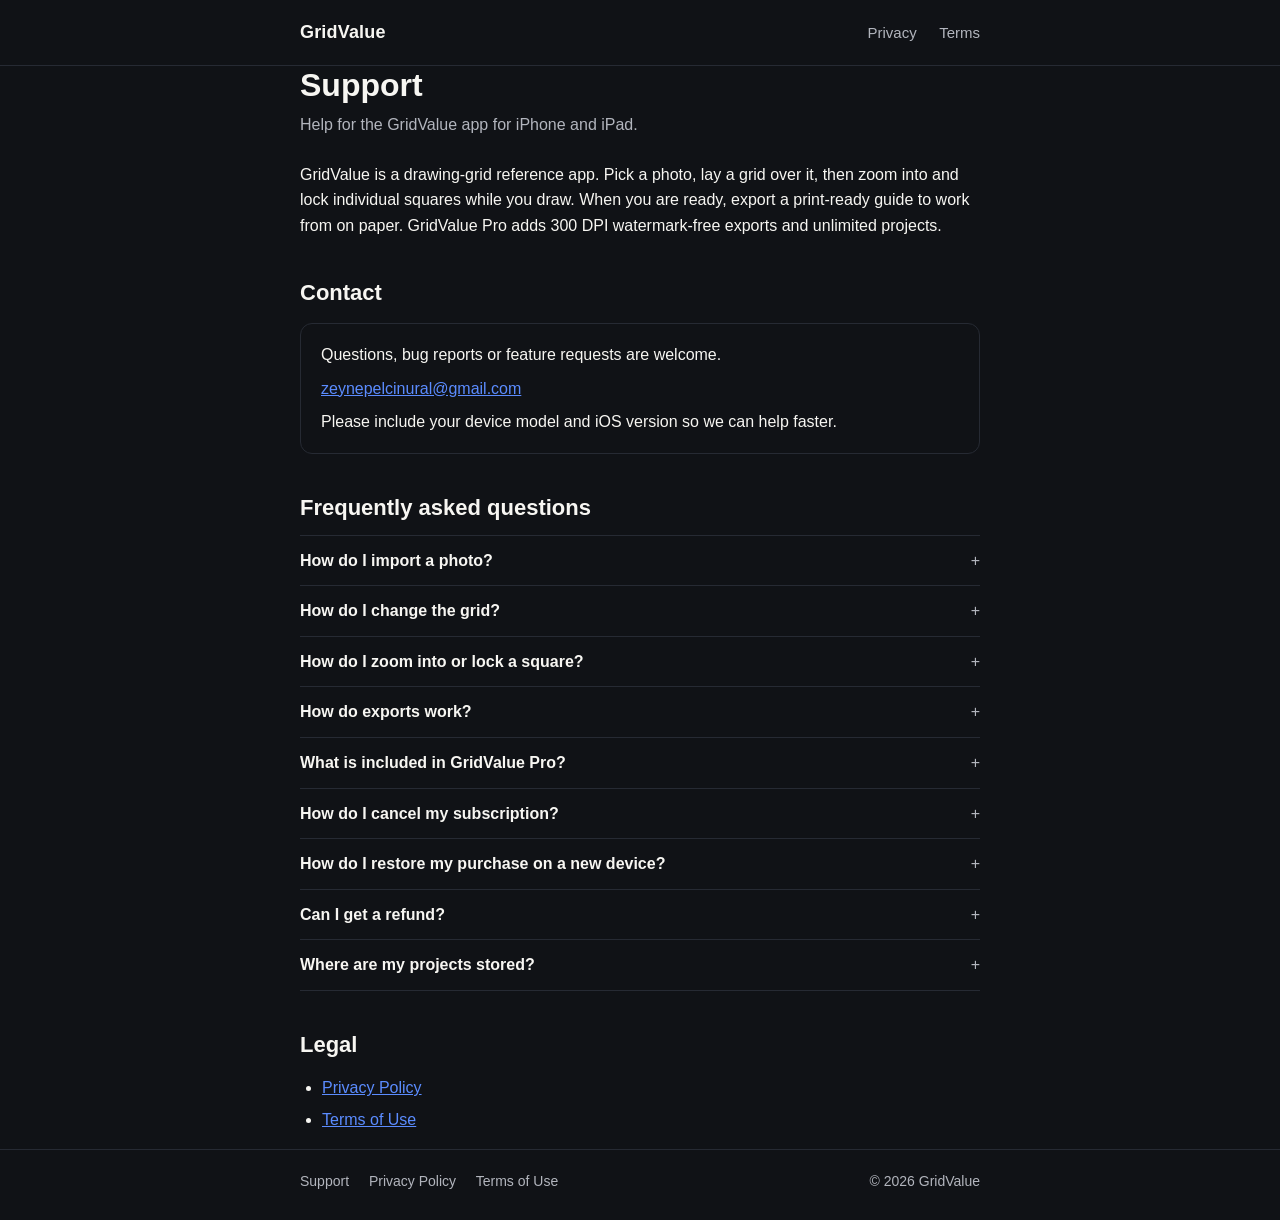
<file: index.html>
<!DOCTYPE html>
<html lang="en">
<head>
  <meta charset="utf-8">
  <meta name="viewport" content="width=device-width, initial-scale=1">
  <title>GridValue · Support</title>
  <meta name="description" content="Support, FAQ and contact information for the GridValue iOS app.">
  <link rel="stylesheet" href="styles.css">
</head>
<body>
  <header class="site">
    <div class="wrap">
      <a class="wordmark" href="index.html">GridValue</a>
      <nav>
        <a href="privacy.html">Privacy</a>
        <a href="terms.html">Terms</a>
      </nav>
    </div>
  </header>

  <main class="wrap">
    <h1>Support</h1>
    <p class="meta">Help for the GridValue app for iPhone and iPad.</p>

    <p>GridValue is a drawing-grid reference app. Pick a photo, lay a grid over it, then zoom into and lock individual squares while you draw. When you are ready, export a print-ready guide to work from on paper. GridValue Pro adds 300 DPI watermark-free exports and unlimited projects.</p>

    <h2 id="contact">Contact</h2>
    <div class="card">
      <p>Questions, bug reports or feature requests are welcome.</p>
      <p><a href="mailto:zeynepelcinural@gmail.com?subject=GridValue%20support">zeynepelcinural@gmail.com</a></p>
      <p>Please include your device model and iOS version so we can help faster.</p>
    </div>

    <h2 id="faq">Frequently asked questions</h2>
    <div class="faq">
      <details>
        <summary>How do I import a photo?</summary>
        <p>Tap the plus button to start a new project, then choose a photo from your library or take one with the camera. Photos stay on your device; nothing is uploaded.</p>
      </details>

      <details>
        <summary>How do I change the grid?</summary>
        <p>Open a project and use the grid controls to change the number of columns and rows, the line thickness and the line colour. You can also switch grid labels on or off. Changes are saved with the project.</p>
      </details>

      <details>
        <summary>How do I zoom into or lock a square?</summary>
        <p>Pinch to zoom on the canvas. Tap a square to focus on it and use the lock control to keep it fixed so the canvas does not move while you draw. Tap again to unlock.</p>
      </details>

      <details>
        <summary>How do exports work?</summary>
        <p>Tap Export in a project to create a print-ready image of your photo with the grid on top. Free exports include a small watermark and a standard resolution. GridValue Pro exports at 300 DPI without a watermark, which is what you want for printing at full size. You can save the export to Photos or share it to another app.</p>
      </details>

      <details>
        <summary>What is included in GridValue Pro?</summary>
        <p>Pro unlocks 300 DPI watermark-free exports and unlimited projects. It is an auto-renewable subscription billed to your Apple ID. The current prices and any free trial or introductory offer are shown in the app before you subscribe.</p>
      </details>

      <details>
        <summary>How do I cancel my subscription?</summary>
        <p>Subscriptions are managed by Apple, not inside the app. To cancel:</p>
        <ol>
          <li>Open the Settings app on your iPhone or iPad.</li>
          <li>Tap your name at the top, then tap Subscriptions.</li>
          <li>Tap GridValue Pro and choose Cancel Subscription.</li>
        </ol>
        <p>Cancel at least 24 hours before the end of the current period to avoid being charged for the next one. You keep Pro until the period ends.</p>
      </details>

      <details>
        <summary>How do I restore my purchase on a new device?</summary>
        <p>Sign in to the same Apple ID you used to subscribe, open GridValue, go to Settings and tap Restore Purchases. Your Pro access will be restored automatically.</p>
      </details>

      <details>
        <summary>Can I get a refund?</summary>
        <p>Refunds for App Store purchases are handled by Apple. Visit <a href="https://reportaproblem.apple.com" rel="noopener">reportaproblem.apple.com</a>, sign in with your Apple ID and choose the purchase you would like to report.</p>
      </details>

      <details>
        <summary>Where are my projects stored?</summary>
        <p>Projects and photos are stored only on your device. Deleting the app deletes them, so export anything you want to keep first.</p>
      </details>
    </div>

    <h2 id="legal">Legal</h2>
    <ul>
      <li><a href="privacy.html">Privacy Policy</a></li>
      <li><a href="terms.html">Terms of Use</a></li>
    </ul>
  </main>

  <footer class="site">
    <div class="wrap">
      <div>
        <a href="index.html">Support</a>
        <a href="privacy.html">Privacy Policy</a>
        <a href="terms.html">Terms of Use</a>
      </div>
      <div>&copy; 2026 GridValue</div>
    </div>
  </footer>
</body>
</html>
</file>
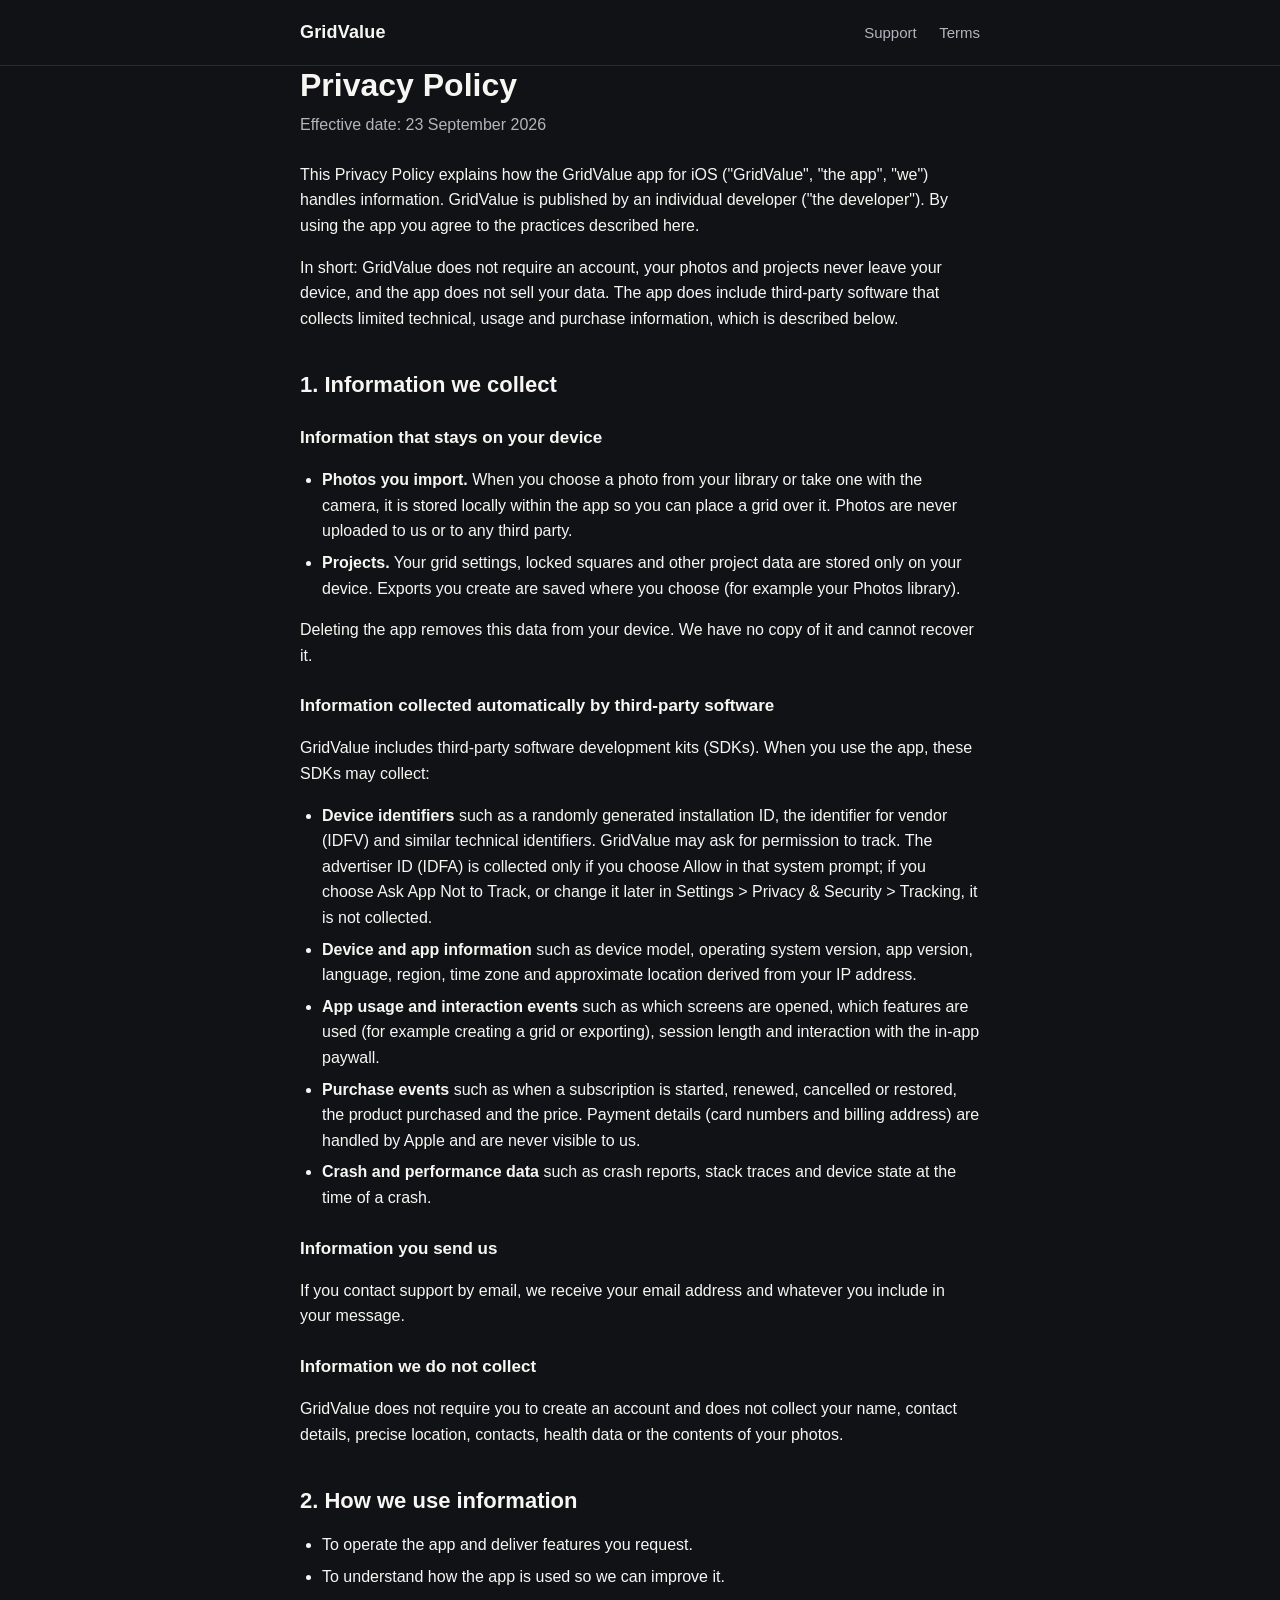
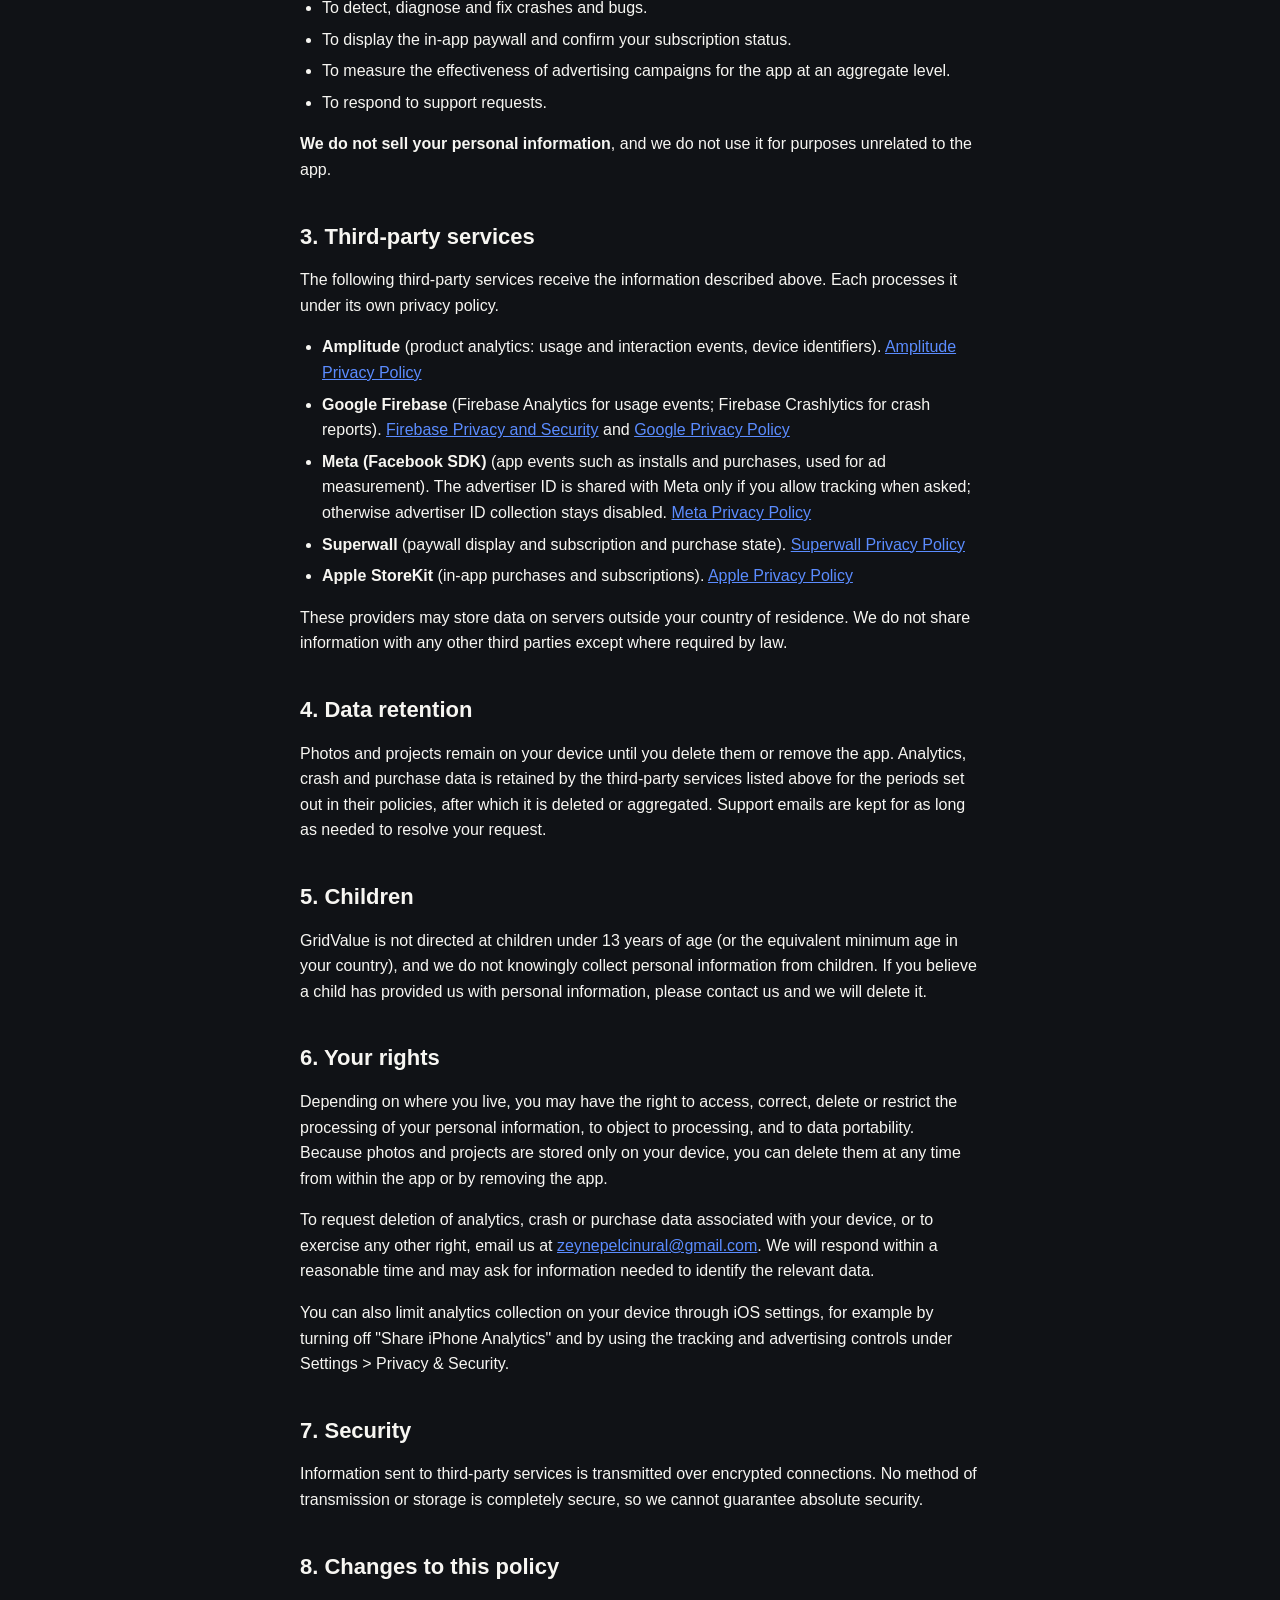
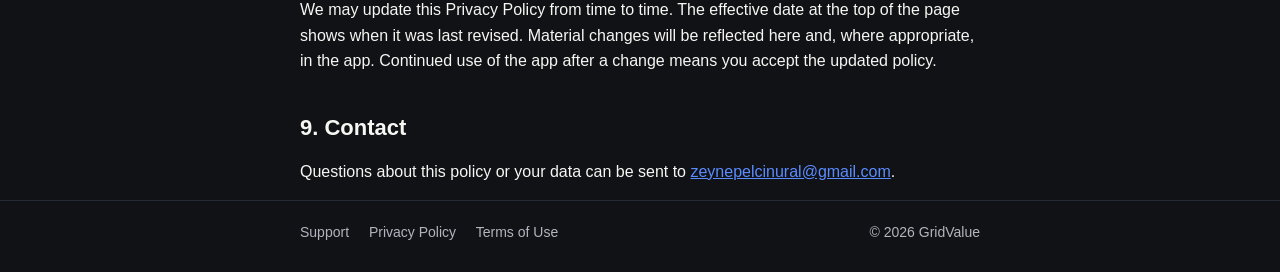
<file: privacy.html>
<!DOCTYPE html>
<html lang="en">
<head>
  <meta charset="utf-8">
  <meta name="viewport" content="width=device-width, initial-scale=1">
  <title>GridValue · Privacy Policy</title>
  <meta name="description" content="Privacy Policy for the GridValue iOS app.">
  <link rel="stylesheet" href="styles.css">
</head>
<body>
  <header class="site">
    <div class="wrap">
      <a class="wordmark" href="index.html">GridValue</a>
      <nav>
        <a href="index.html">Support</a>
        <a href="terms.html">Terms</a>
      </nav>
    </div>
  </header>

  <main class="wrap">
    <h1>Privacy Policy</h1>
    <p class="meta">Effective date: 23 September 2026</p>

    <p>This Privacy Policy explains how the GridValue app for iOS ("GridValue", "the app", "we") handles information. GridValue is published by an individual developer ("the developer"). By using the app you agree to the practices described here.</p>

    <p>In short: GridValue does not require an account, your photos and projects never leave your device, and the app does not sell your data. The app does include third-party software that collects limited technical, usage and purchase information, which is described below.</p>

    <h2 id="collected">1. Information we collect</h2>

    <h3>Information that stays on your device</h3>
    <ul>
      <li><strong>Photos you import.</strong> When you choose a photo from your library or take one with the camera, it is stored locally within the app so you can place a grid over it. Photos are never uploaded to us or to any third party.</li>
      <li><strong>Projects.</strong> Your grid settings, locked squares and other project data are stored only on your device. Exports you create are saved where you choose (for example your Photos library).</li>
    </ul>
    <p>Deleting the app removes this data from your device. We have no copy of it and cannot recover it.</p>

    <h3>Information collected automatically by third-party software</h3>
    <p>GridValue includes third-party software development kits (SDKs). When you use the app, these SDKs may collect:</p>
    <ul>
      <li><strong>Device identifiers</strong> such as a randomly generated installation ID, the identifier for vendor (IDFV) and similar technical identifiers. GridValue may ask for permission to track. The advertiser ID (IDFA) is collected only if you choose Allow in that system prompt; if you choose Ask App Not to Track, or change it later in Settings &gt; Privacy &amp; Security &gt; Tracking, it is not collected.</li>
      <li><strong>Device and app information</strong> such as device model, operating system version, app version, language, region, time zone and approximate location derived from your IP address.</li>
      <li><strong>App usage and interaction events</strong> such as which screens are opened, which features are used (for example creating a grid or exporting), session length and interaction with the in-app paywall.</li>
      <li><strong>Purchase events</strong> such as when a subscription is started, renewed, cancelled or restored, the product purchased and the price. Payment details (card numbers and billing address) are handled by Apple and are never visible to us.</li>
      <li><strong>Crash and performance data</strong> such as crash reports, stack traces and device state at the time of a crash.</li>
    </ul>

    <h3>Information you send us</h3>
    <p>If you contact support by email, we receive your email address and whatever you include in your message.</p>

    <h3>Information we do not collect</h3>
    <p>GridValue does not require you to create an account and does not collect your name, contact details, precise location, contacts, health data or the contents of your photos.</p>

    <h2 id="use">2. How we use information</h2>
    <ul>
      <li>To operate the app and deliver features you request.</li>
      <li>To understand how the app is used so we can improve it.</li>
      <li>To detect, diagnose and fix crashes and bugs.</li>
      <li>To display the in-app paywall and confirm your subscription status.</li>
      <li>To measure the effectiveness of advertising campaigns for the app at an aggregate level.</li>
      <li>To respond to support requests.</li>
    </ul>
    <p><strong>We do not sell your personal information</strong>, and we do not use it for purposes unrelated to the app.</p>

    <h2 id="third-parties">3. Third-party services</h2>
    <p>The following third-party services receive the information described above. Each processes it under its own privacy policy.</p>
    <ul>
      <li><strong>Amplitude</strong> (product analytics: usage and interaction events, device identifiers). <a href="https://amplitude.com/privacy" rel="noopener">Amplitude Privacy Policy</a></li>
      <li><strong>Google Firebase</strong> (Firebase Analytics for usage events; Firebase Crashlytics for crash reports). <a href="https://firebase.google.com/support/privacy" rel="noopener">Firebase Privacy and Security</a> and <a href="https://policies.google.com/privacy" rel="noopener">Google Privacy Policy</a></li>
      <li><strong>Meta (Facebook SDK)</strong> (app events such as installs and purchases, used for ad measurement). The advertiser ID is shared with Meta only if you allow tracking when asked; otherwise advertiser ID collection stays disabled. <a href="https://www.facebook.com/privacy/policy/" rel="noopener">Meta Privacy Policy</a></li>
      <li><strong>Superwall</strong> (paywall display and subscription and purchase state). <a href="https://superwall.com/privacy" rel="noopener">Superwall Privacy Policy</a></li>
      <li><strong>Apple StoreKit</strong> (in-app purchases and subscriptions). <a href="https://www.apple.com/legal/privacy/" rel="noopener">Apple Privacy Policy</a></li>
    </ul>
    <p>These providers may store data on servers outside your country of residence. We do not share information with any other third parties except where required by law.</p>

    <h2 id="retention">4. Data retention</h2>
    <p>Photos and projects remain on your device until you delete them or remove the app. Analytics, crash and purchase data is retained by the third-party services listed above for the periods set out in their policies, after which it is deleted or aggregated. Support emails are kept for as long as needed to resolve your request.</p>

    <h2 id="children">5. Children</h2>
    <p>GridValue is not directed at children under 13 years of age (or the equivalent minimum age in your country), and we do not knowingly collect personal information from children. If you believe a child has provided us with personal information, please contact us and we will delete it.</p>

    <h2 id="rights">6. Your rights</h2>
    <p>Depending on where you live, you may have the right to access, correct, delete or restrict the processing of your personal information, to object to processing, and to data portability. Because photos and projects are stored only on your device, you can delete them at any time from within the app or by removing the app.</p>
    <p>To request deletion of analytics, crash or purchase data associated with your device, or to exercise any other right, email us at <a href="mailto:zeynepelcinural@gmail.com?subject=GridValue%20privacy%20request">zeynepelcinural@gmail.com</a>. We will respond within a reasonable time and may ask for information needed to identify the relevant data.</p>
    <p>You can also limit analytics collection on your device through iOS settings, for example by turning off "Share iPhone Analytics" and by using the tracking and advertising controls under Settings &gt; Privacy &amp; Security.</p>

    <h2 id="security">7. Security</h2>
    <p>Information sent to third-party services is transmitted over encrypted connections. No method of transmission or storage is completely secure, so we cannot guarantee absolute security.</p>

    <h2 id="changes">8. Changes to this policy</h2>
    <p>We may update this Privacy Policy from time to time. The effective date at the top of the page shows when it was last revised. Material changes will be reflected here and, where appropriate, in the app. Continued use of the app after a change means you accept the updated policy.</p>

    <h2 id="contact">9. Contact</h2>
    <p>Questions about this policy or your data can be sent to <a href="mailto:zeynepelcinural@gmail.com?subject=GridValue%20privacy">zeynepelcinural@gmail.com</a>.</p>
  </main>

  <footer class="site">
    <div class="wrap">
      <div>
        <a href="index.html">Support</a>
        <a href="privacy.html">Privacy Policy</a>
        <a href="terms.html">Terms of Use</a>
      </div>
      <div>&copy; 2026 GridValue</div>
    </div>
  </footer>
</body>
</html>
</file>
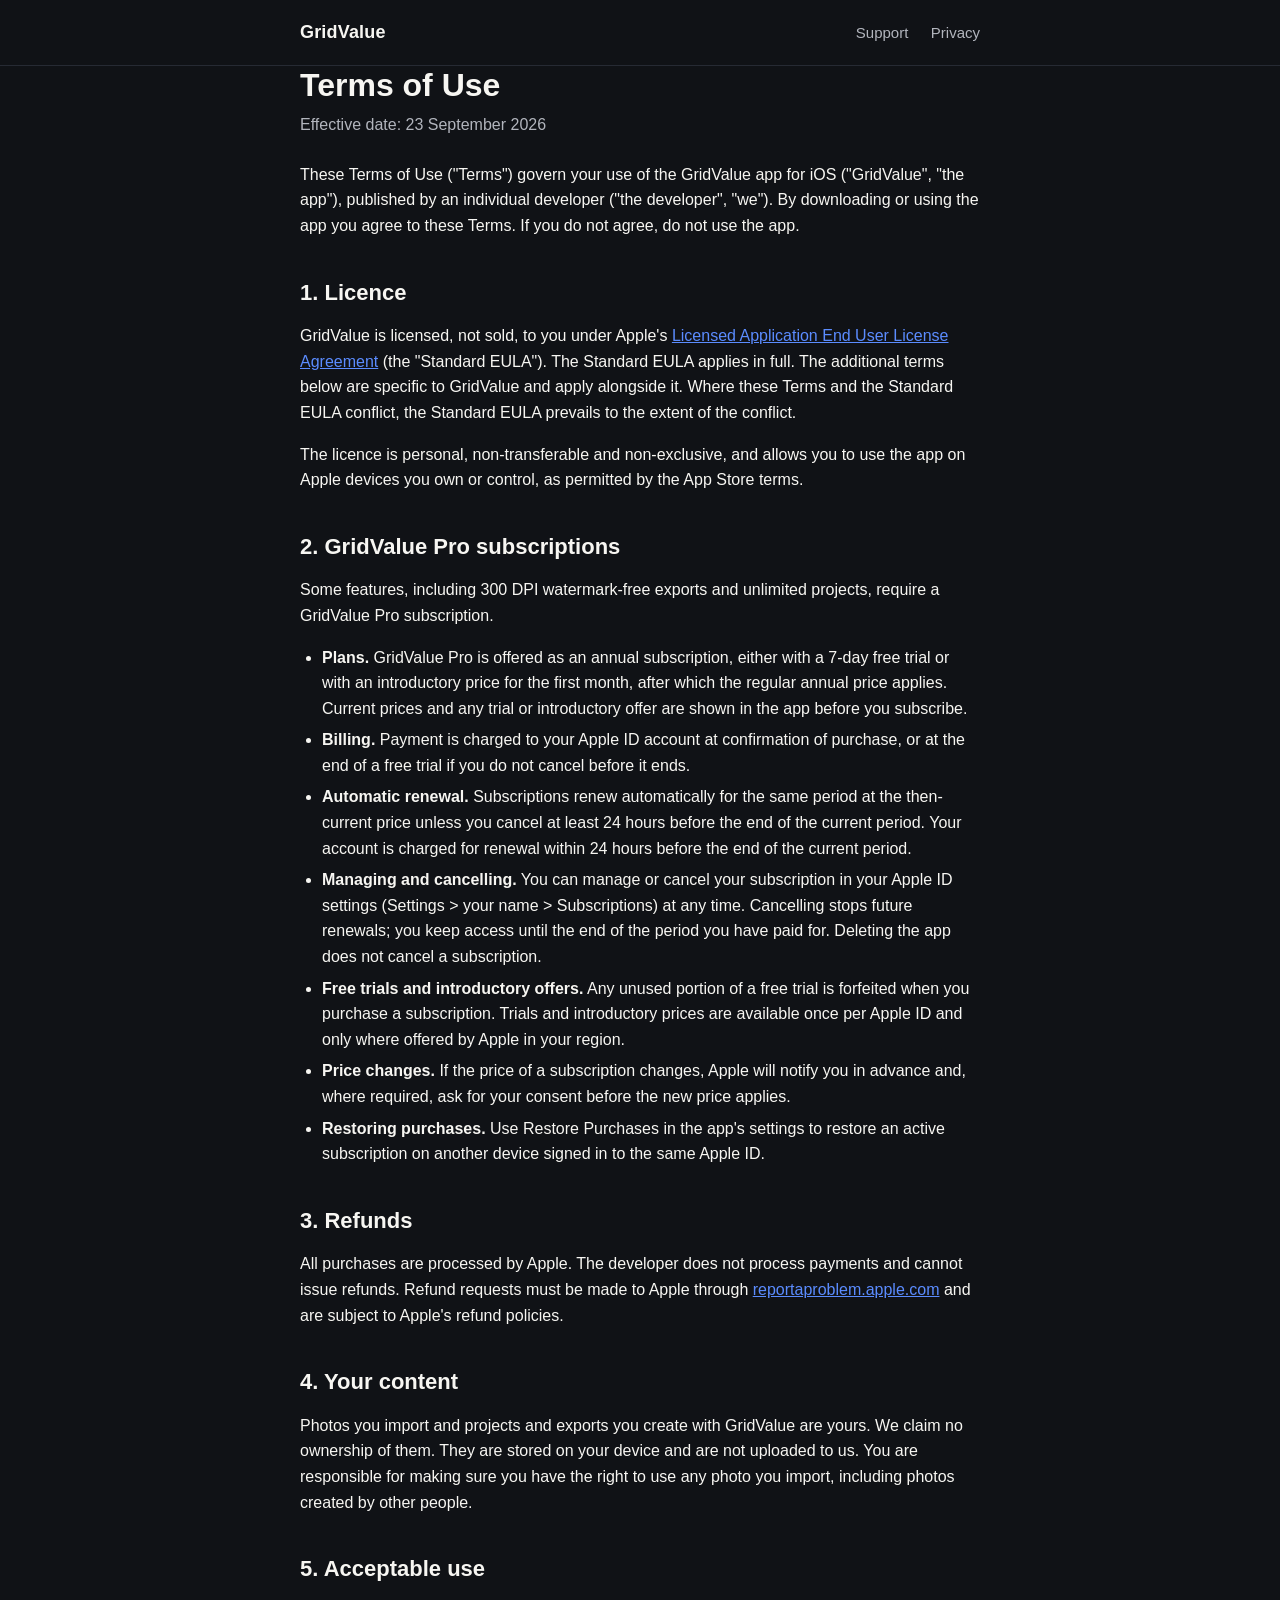
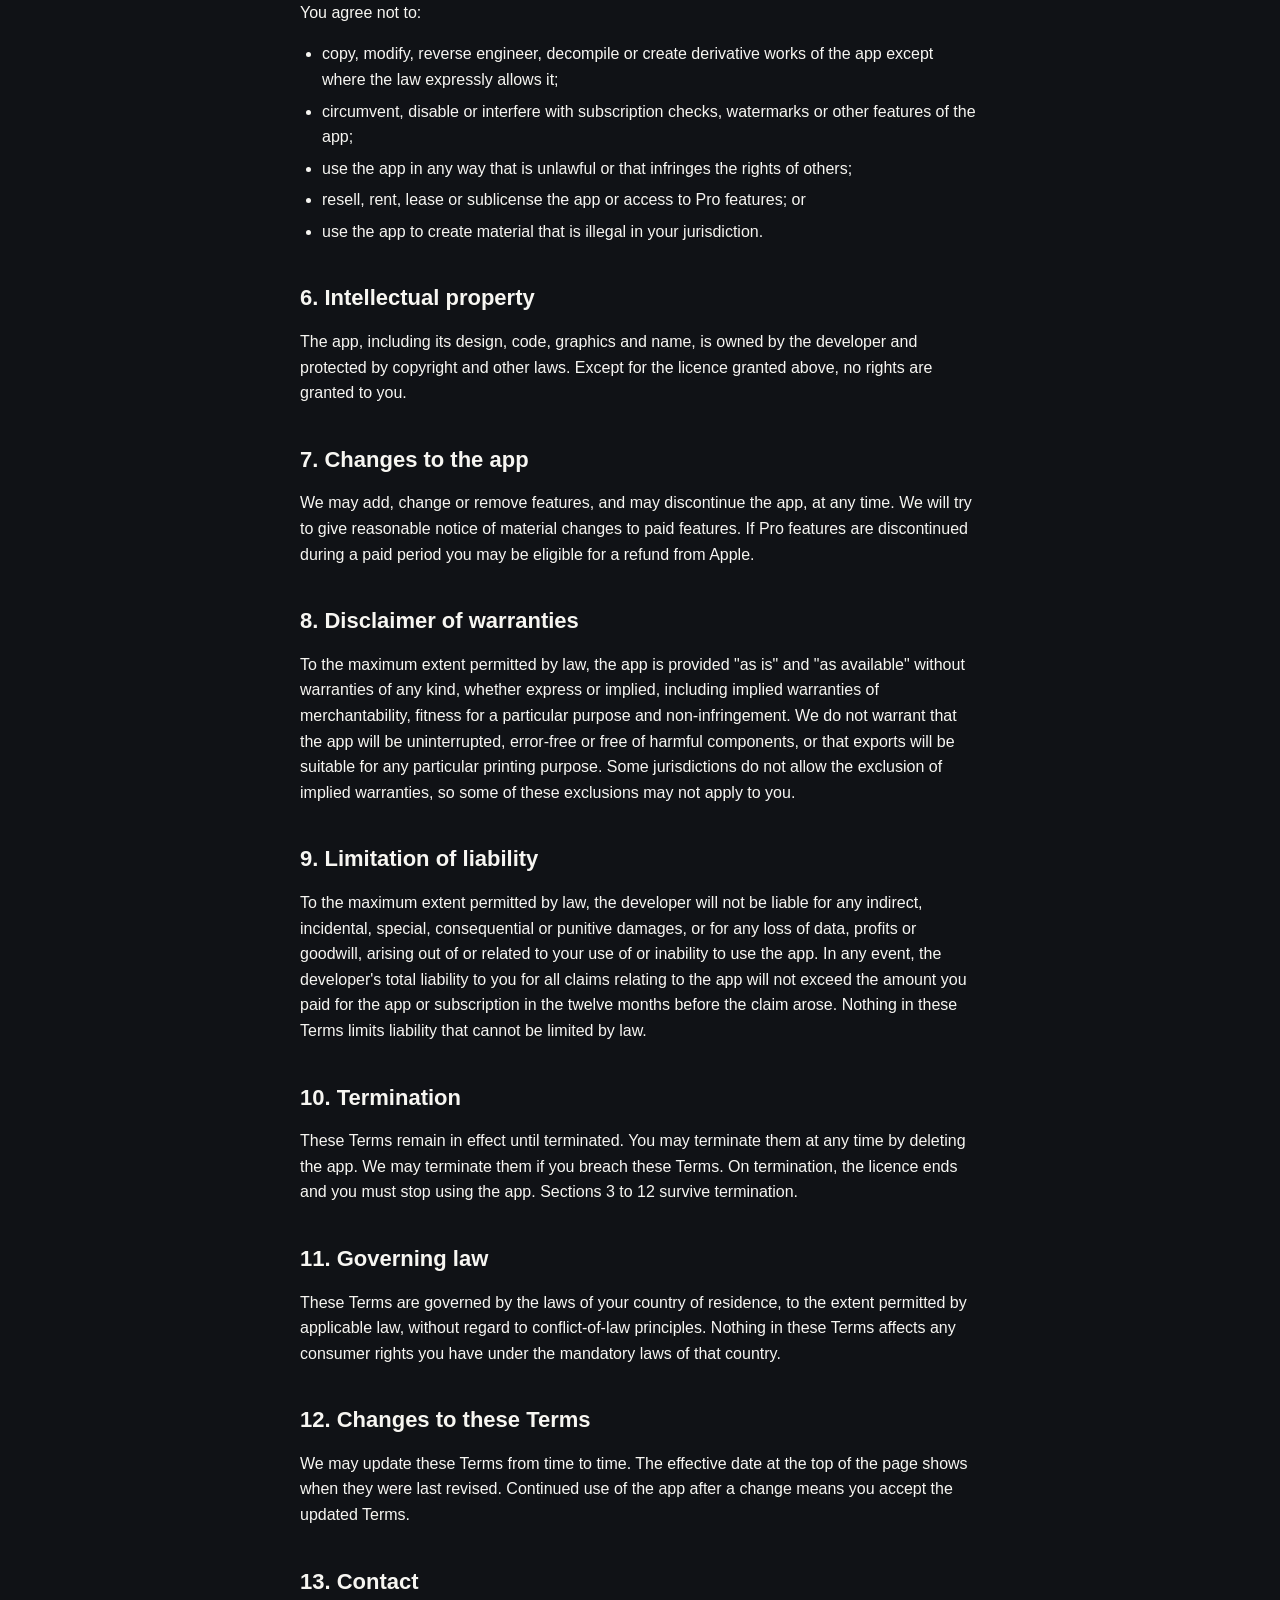
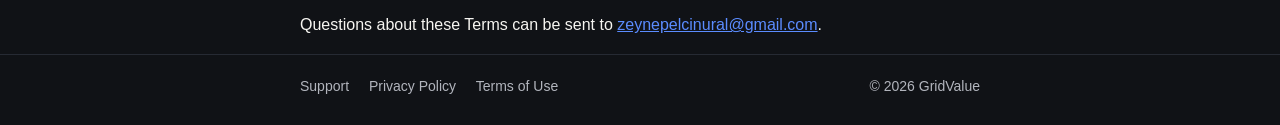
<file: terms.html>
<!DOCTYPE html>
<html lang="en">
<head>
  <meta charset="utf-8">
  <meta name="viewport" content="width=device-width, initial-scale=1">
  <title>GridValue · Terms of Use</title>
  <meta name="description" content="Terms of Use for the GridValue iOS app.">
  <link rel="stylesheet" href="styles.css">
</head>
<body>
  <header class="site">
    <div class="wrap">
      <a class="wordmark" href="index.html">GridValue</a>
      <nav>
        <a href="index.html">Support</a>
        <a href="privacy.html">Privacy</a>
      </nav>
    </div>
  </header>

  <main class="wrap">
    <h1>Terms of Use</h1>
    <p class="meta">Effective date: 23 September 2026</p>

    <p>These Terms of Use ("Terms") govern your use of the GridValue app for iOS ("GridValue", "the app"), published by an individual developer ("the developer", "we"). By downloading or using the app you agree to these Terms. If you do not agree, do not use the app.</p>

    <h2 id="eula">1. Licence</h2>
    <p>GridValue is licensed, not sold, to you under Apple's <a href="https://www.apple.com/legal/internet-services/itunes/dev/stdeula/" rel="noopener">Licensed Application End User License Agreement</a> (the "Standard EULA"). The Standard EULA applies in full. The additional terms below are specific to GridValue and apply alongside it. Where these Terms and the Standard EULA conflict, the Standard EULA prevails to the extent of the conflict.</p>
    <p>The licence is personal, non-transferable and non-exclusive, and allows you to use the app on Apple devices you own or control, as permitted by the App Store terms.</p>

    <h2 id="subscriptions">2. GridValue Pro subscriptions</h2>
    <p>Some features, including 300 DPI watermark-free exports and unlimited projects, require a GridValue Pro subscription.</p>
    <ul>
      <li><strong>Plans.</strong> GridValue Pro is offered as an annual subscription, either with a 7-day free trial or with an introductory price for the first month, after which the regular annual price applies. Current prices and any trial or introductory offer are shown in the app before you subscribe.</li>
      <li><strong>Billing.</strong> Payment is charged to your Apple ID account at confirmation of purchase, or at the end of a free trial if you do not cancel before it ends.</li>
      <li><strong>Automatic renewal.</strong> Subscriptions renew automatically for the same period at the then-current price unless you cancel at least 24 hours before the end of the current period. Your account is charged for renewal within 24 hours before the end of the current period.</li>
      <li><strong>Managing and cancelling.</strong> You can manage or cancel your subscription in your Apple ID settings (Settings &gt; your name &gt; Subscriptions) at any time. Cancelling stops future renewals; you keep access until the end of the period you have paid for. Deleting the app does not cancel a subscription.</li>
      <li><strong>Free trials and introductory offers.</strong> Any unused portion of a free trial is forfeited when you purchase a subscription. Trials and introductory prices are available once per Apple ID and only where offered by Apple in your region.</li>
      <li><strong>Price changes.</strong> If the price of a subscription changes, Apple will notify you in advance and, where required, ask for your consent before the new price applies.</li>
      <li><strong>Restoring purchases.</strong> Use Restore Purchases in the app's settings to restore an active subscription on another device signed in to the same Apple ID.</li>
    </ul>

    <h2 id="refunds">3. Refunds</h2>
    <p>All purchases are processed by Apple. The developer does not process payments and cannot issue refunds. Refund requests must be made to Apple through <a href="https://reportaproblem.apple.com" rel="noopener">reportaproblem.apple.com</a> and are subject to Apple's refund policies.</p>

    <h2 id="content">4. Your content</h2>
    <p>Photos you import and projects and exports you create with GridValue are yours. We claim no ownership of them. They are stored on your device and are not uploaded to us. You are responsible for making sure you have the right to use any photo you import, including photos created by other people.</p>

    <h2 id="acceptable-use">5. Acceptable use</h2>
    <p>You agree not to:</p>
    <ul>
      <li>copy, modify, reverse engineer, decompile or create derivative works of the app except where the law expressly allows it;</li>
      <li>circumvent, disable or interfere with subscription checks, watermarks or other features of the app;</li>
      <li>use the app in any way that is unlawful or that infringes the rights of others;</li>
      <li>resell, rent, lease or sublicense the app or access to Pro features; or</li>
      <li>use the app to create material that is illegal in your jurisdiction.</li>
    </ul>

    <h2 id="ip">6. Intellectual property</h2>
    <p>The app, including its design, code, graphics and name, is owned by the developer and protected by copyright and other laws. Except for the licence granted above, no rights are granted to you.</p>

    <h2 id="changes-app">7. Changes to the app</h2>
    <p>We may add, change or remove features, and may discontinue the app, at any time. We will try to give reasonable notice of material changes to paid features. If Pro features are discontinued during a paid period you may be eligible for a refund from Apple.</p>

    <h2 id="warranty">8. Disclaimer of warranties</h2>
    <p>To the maximum extent permitted by law, the app is provided "as is" and "as available" without warranties of any kind, whether express or implied, including implied warranties of merchantability, fitness for a particular purpose and non-infringement. We do not warrant that the app will be uninterrupted, error-free or free of harmful components, or that exports will be suitable for any particular printing purpose. Some jurisdictions do not allow the exclusion of implied warranties, so some of these exclusions may not apply to you.</p>

    <h2 id="liability">9. Limitation of liability</h2>
    <p>To the maximum extent permitted by law, the developer will not be liable for any indirect, incidental, special, consequential or punitive damages, or for any loss of data, profits or goodwill, arising out of or related to your use of or inability to use the app. In any event, the developer's total liability to you for all claims relating to the app will not exceed the amount you paid for the app or subscription in the twelve months before the claim arose. Nothing in these Terms limits liability that cannot be limited by law.</p>

    <h2 id="termination">10. Termination</h2>
    <p>These Terms remain in effect until terminated. You may terminate them at any time by deleting the app. We may terminate them if you breach these Terms. On termination, the licence ends and you must stop using the app. Sections 3 to 12 survive termination.</p>

    <h2 id="law">11. Governing law</h2>
    <p>These Terms are governed by the laws of your country of residence, to the extent permitted by applicable law, without regard to conflict-of-law principles. Nothing in these Terms affects any consumer rights you have under the mandatory laws of that country.</p>

    <h2 id="changes-terms">12. Changes to these Terms</h2>
    <p>We may update these Terms from time to time. The effective date at the top of the page shows when they were last revised. Continued use of the app after a change means you accept the updated Terms.</p>

    <h2 id="contact">13. Contact</h2>
    <p>Questions about these Terms can be sent to <a href="mailto:zeynepelcinural@gmail.com?subject=GridValue%20support">zeynepelcinural@gmail.com</a>.</p>
  </main>

  <footer class="site">
    <div class="wrap">
      <div>
        <a href="index.html">Support</a>
        <a href="privacy.html">Privacy Policy</a>
        <a href="terms.html">Terms of Use</a>
      </div>
      <div>&copy; 2026 GridValue</div>
    </div>
  </footer>
</body>
</html>
</file>
<file: styles.css>
:root {
  --bg: #101216;
  --text: #F7F6F2;
  --muted: #B2B5BD;
  --accent: #5B8CFF;
  --line: #262A33;
}

* {
  box-sizing: border-box;
}

html {
  -webkit-text-size-adjust: 100%;
}

body {
  margin: 0;
  background: var(--bg);
  color: var(--text);
  font-family: -apple-system, BlinkMacSystemFont, "Segoe UI", Roboto, Helvetica, Arial, sans-serif;
  font-size: 16px;
  line-height: 1.6;
}

.wrap {
  max-width: 720px;
  margin: 0 auto;
  padding: 0 20px;
}

header.site {
  border-bottom: 1px solid var(--line);
}

header.site .wrap {
  display: flex;
  align-items: center;
  justify-content: space-between;
  padding-top: 18px;
  padding-bottom: 18px;
}

.wordmark {
  color: var(--text);
  text-decoration: none;
  font-weight: 700;
  font-size: 18px;
  letter-spacing: 0.01em;
}

.wordmark:hover {
  color: var(--accent);
}

header.site nav a {
  color: var(--muted);
  text-decoration: none;
  margin-left: 18px;
  font-size: 15px;
}

header.site nav a:hover {
  color: var(--accent);
}

main {
  padding: 32px 0 56px;
}

h1 {
  font-size: 32px;
  line-height: 1.2;
  margin: 0 0 8px;
}

h2 {
  font-size: 22px;
  line-height: 1.3;
  margin: 40px 0 12px;
}

h3 {
  font-size: 17px;
  margin: 24px 0 8px;
}

p, li {
  color: var(--text);
}

.meta {
  color: var(--muted);
  margin: 0 0 24px;
}

a {
  color: var(--accent);
}

a:hover {
  text-decoration: underline;
}

ul, ol {
  padding-left: 22px;
}

li + li {
  margin-top: 6px;
}

.faq details {
  border-top: 1px solid var(--line);
  padding: 12px 0;
}

.faq details:last-child {
  border-bottom: 1px solid var(--line);
}

.faq summary {
  cursor: pointer;
  font-weight: 600;
  list-style: none;
  display: flex;
  align-items: center;
  justify-content: space-between;
}

.faq summary::-webkit-details-marker {
  display: none;
}

.faq summary::after {
  content: "+";
  color: var(--muted);
  font-weight: 400;
  margin-left: 12px;
}

.faq details[open] summary::after {
  content: "\2212";
}

.faq details p, .faq details ol {
  color: var(--muted);
  margin: 10px 0 0;
}

.card {
  border: 1px solid var(--line);
  border-radius: 12px;
  padding: 18px 20px;
  margin: 16px 0;
}

.card p {
  margin: 0 0 8px;
}

.card p:last-child {
  margin-bottom: 0;
}

footer.site {
  border-top: 1px solid var(--line);
  color: var(--muted);
  font-size: 14px;
}

footer.site .wrap {
  display: flex;
  flex-wrap: wrap;
  gap: 8px 20px;
  align-items: center;
  justify-content: space-between;
  padding-top: 20px;
  padding-bottom: 28px;
}

footer.site a {
  color: var(--muted);
  text-decoration: none;
  margin-right: 16px;
}

footer.site a:last-child {
  margin-right: 0;
}

footer.site a:hover {
  color: var(--accent);
}

@media (max-width: 480px) {
  h1 {
    font-size: 26px;
  }

  h2 {
    font-size: 20px;
  }

  header.site nav a {
    margin-left: 12px;
    font-size: 14px;
  }

  main {
    padding-top: 24px;
  }
}
</file>
